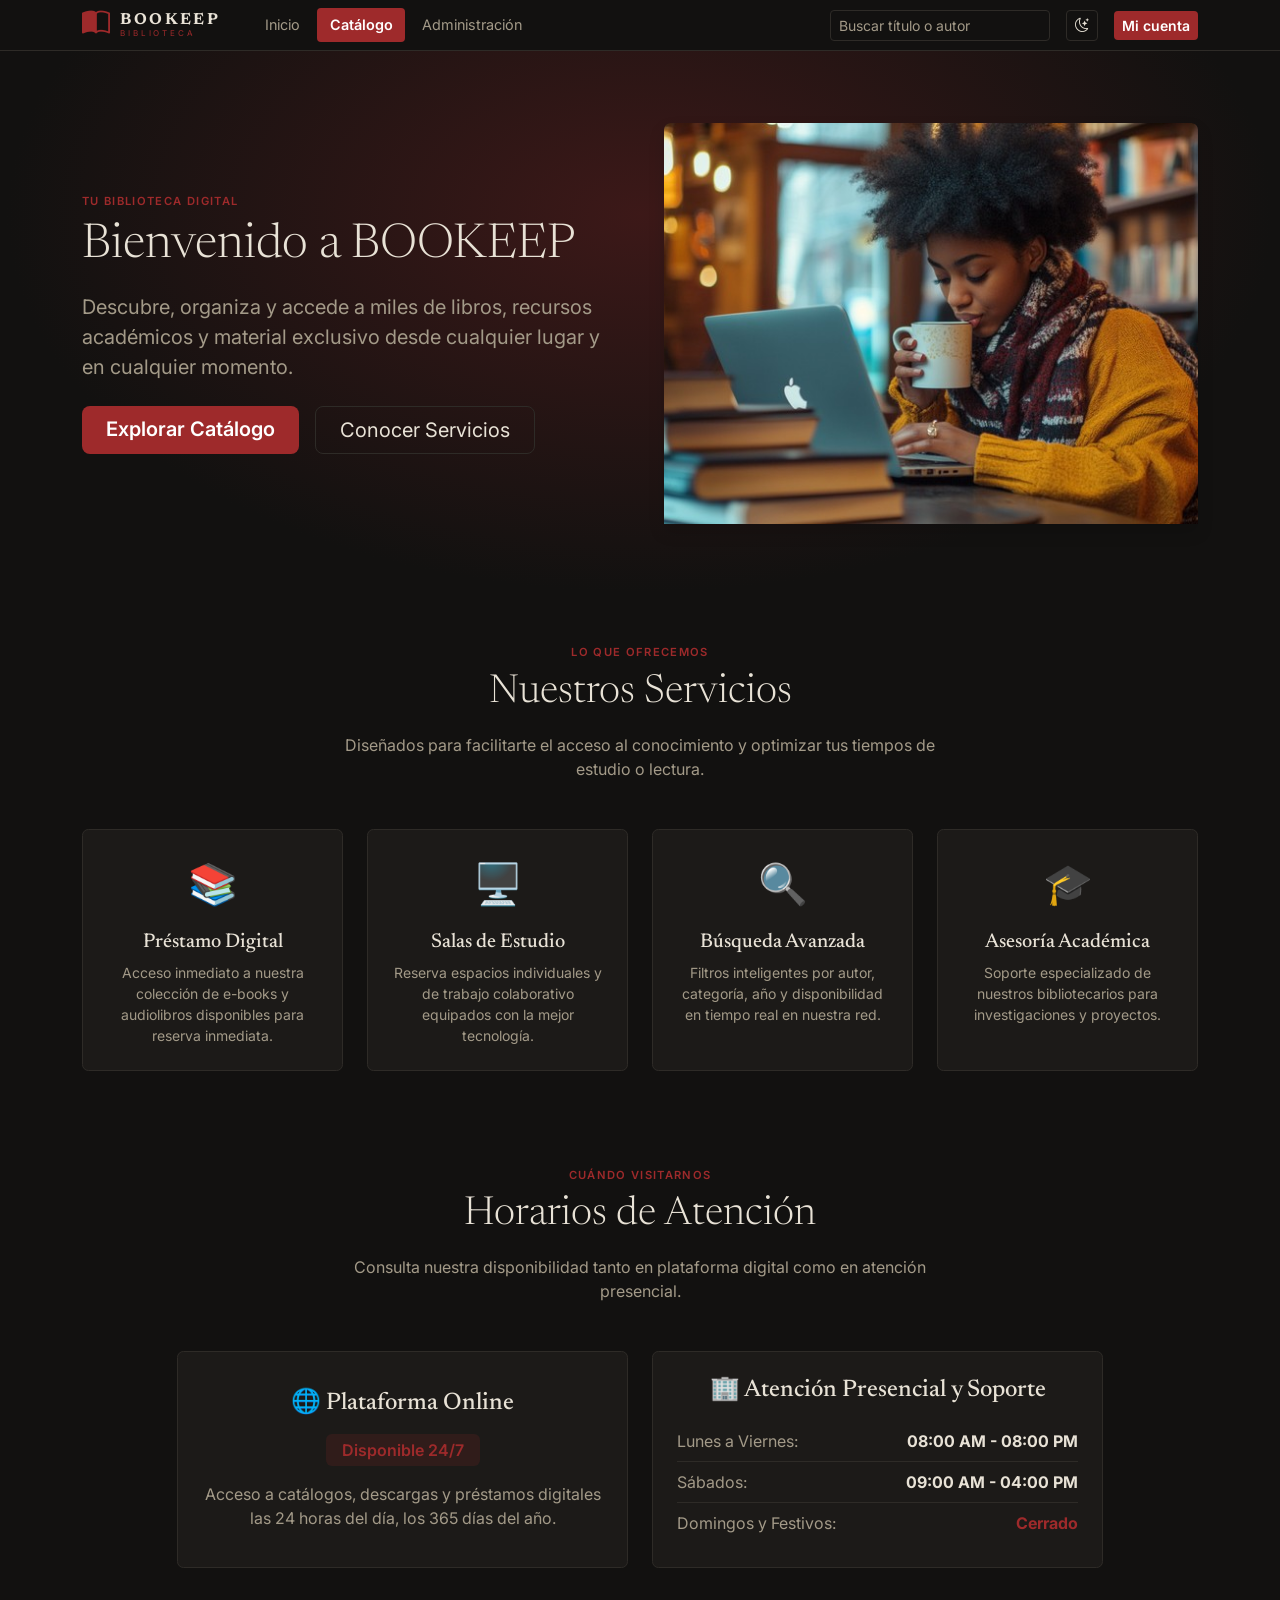
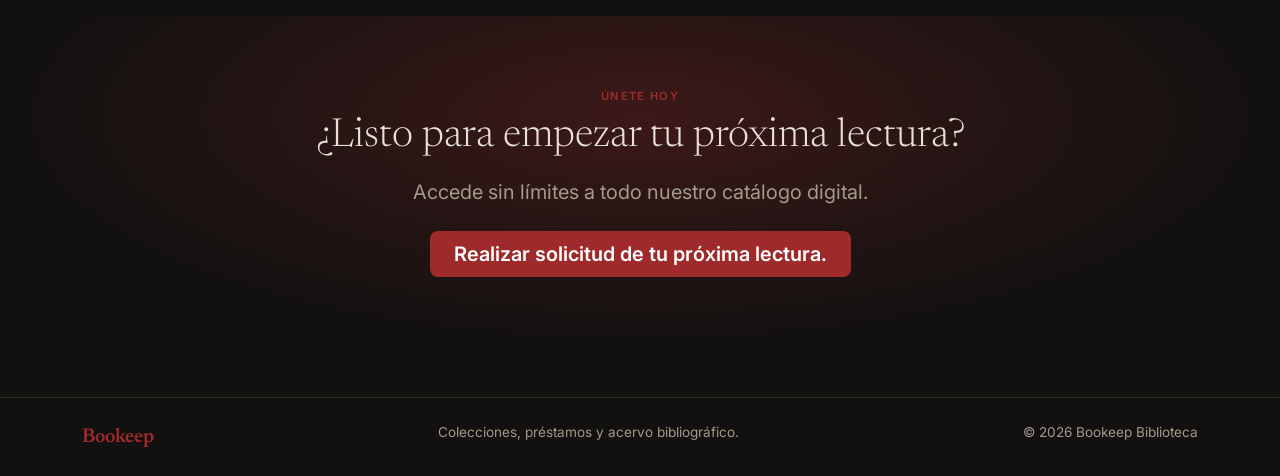
<file: index.html>
<!DOCTYPE html>
<html lang="es">

<head>
    <meta charset="UTF-8">
    <meta name="viewport" content="width=device-width, initial-scale=1.0">
    <title>Bookeep | BiblioWeb</title>
    <link
        href="https://fonts.googleapis.com/css2?family=Inter:wght@400;500;600&family=Newsreader:wght@500;600;700&display=swap"
        rel="stylesheet" />
    <link href="https://cdn.jsdelivr.net/npm/bootstrap@5.3.8/dist/css/bootstrap.min.css" rel="stylesheet"
        integrity="sha384-sRIl4kxILFvY47J16cr9ZwB07vP4J8+LH7qKQnuqkuIAvNWLzeN8tE5YBujZqJLB" crossorigin="anonymous">
    <link rel="stylesheet" href="./css/base.css">
    <link rel="stylesheet" href="https://cdn.jsdelivr.net/npm/bootstrap-icons@1.13.2/font/bootstrap-icons.min.css">
    <link rel="stylesheet" href="./css/base.css">
</head>

<body>
    <!-- 1. Header-->
    <header class="topbar sticky-top">
    <div class="container d-flex align-items-center gap-3 py-2">
      <a class="brand d-flex align-items-center gap-2" href="index.html">
        <i class="bi bi-book-half text-gold fs-3"></i>
        <span>BOOKEEP<small>BIBLIOTECA</small></span>
      </a>
      <nav class="d-none d-lg-flex gap-1 ms-3">
        <a class="navlink" href="index.html">Inicio</a>
        <a class="navlink active" href="catalogo.html">Catálogo</a>
        <a class="navlink" href="admin.html">Administración</a>
      </nav>
      <div class="ms-auto d-flex align-items-center gap-2"></div>
      <input class="form-control form-control-sm d-none d-md-block" style="width: 220px" id="q" type="search"
        placeholder="Buscar título o autor" aria-label="Buscar" />

      <button class="btn btn-line btn-sm theme-btn" id="themeToggleBtn" data-theme-toggle aria-label="Cambiar tema">
        <i class="bi bi-moon-stars"></i><i class="bi bi-sun"></i>
      </button>
      <a class="btn btn-gold btn-sm d-none d-sm-inline-block" href="login.html">
        Mi cuenta
      </a>

    </div>
    </div>
    </header>

    <!-- 2. Section firts-->
    <section id="inicio" class="hero py-5">
        <div class="container">
            <div class="row align-items-center g-4 g-lg-5 py-lg-4">

                <div class="col-12 col-lg-6 text-center text-lg-start">
                    <p class="eyebrow mb-2">Tu biblioteca digital</p>
                    <h1 class="display-5 mb-3">Bienvenido a BOOKEEP</h1>
                    <p class="text-muted-bk fs-5 mb-4">
                        Descubre, organiza y accede a miles de libros, recursos académicos y
                        material exclusivo desde cualquier lugar y en cualquier momento.
                    </p>

                    <div class="d-flex flex-column flex-sm-row justify-content-center justify-content-lg-start gap-3">
                        <a class="btn btn-gold btn-lg px-4" href="catalogo.html">Explorar Catálogo</a>
                        <a class="btn btn-line btn-lg px-4" href="#servicios">Conocer Servicios</a>
                    </div>
                </div>

                <div class="col-12 col-lg-6">
                    <div class="cover p-0 overflow-hidden shadow">
                        <img src="./img/leer.jpg" alt="Ilustración de persona leyendo libros en digital"
                            class="img-fluid w-100 h-100 object-fit-cover">
                    </div>
                </div>
            </div>
        </div>
    </section>

    <!-- 3. Servicios-->
    <section id="servicios" class="py-5">
        <div class="container">

            <div class="text-center mx-auto mb-5" style="max-width: 640px">
                <p class="eyebrow mb-2">Lo que ofrecemos</p>
                <h2 class="display-6 mb-3">Nuestros Servicios</h2>
                <p class="text-muted-bk mb-0">
                    Diseñados para facilitarte el acceso al conocimiento y optimizar tus
                    tiempos de estudio o lectura.
                </p>
            </div>


            <div class="row g-4">
                <!-- Servicio 1 -->
                <div class="col-12 col-sm-6 col-lg-3">
                    <article class="service-card card-bk h-100 p-4 text-center">
                        <div class="service-icon fs-1 mb-3">📚</div>
                        <h3 class="h5 mb-2">Préstamo Digital</h3>
                        <p class="text-muted-bk small mb-0">
                            Acceso inmediato a nuestra colección de e-books y audiolibros disponibles para reserva
                            inmediata.
                        </p>
                    </article>
                </div>

                <!-- Servicio 2 -->
                <div class="col-12 col-sm-6 col-lg-3">
                    <article class="service-card card-bk h-100 p-4 text-center">
                        <div class="service-icon fs-1 mb-3">🖥️</div>
                        <h3 class="h5 mb-2">Salas de Estudio</h3>
                        <p class="text-muted-bk small mb-0">
                            Reserva espacios individuales y de trabajo colaborativo equipados con la mejor tecnología.
                        </p>
                    </article>
                </div>

                <!-- Servicio 3 -->
                <div class="col-12 col-sm-6 col-lg-3">
                    <article class="service-card card-bk h-100 p-4 text-center">
                        <div class="service-icon fs-1 mb-3">🔍</div>
                        <h3 class="h5 mb-2">Búsqueda Avanzada</h3>
                        <p class="text-muted-bk small mb-0">
                            Filtros inteligentes por autor, categoría, año y disponibilidad en tiempo real en nuestra
                            red.
                        </p>
                    </article>
                </div>

                <!-- Servicio 4 -->
                <div class="col-12 col-sm-6 col-lg-3">
                    <article class="service-card card-bk h-100 p-4 text-center">
                        <div class="service-icon fs-1 mb-3">🎓</div>
                        <h3 class="h5 mb-2">Asesoría Académica</h3>
                        <p class="text-muted-bk small mb-0">
                            Soporte especializado de nuestros bibliotecarios para investigaciones y proyectos.
                        </p>
                    </article>
                </div>

            </div>
        </div>
    </section>

    <!-- 4. Horarios-->
    <section id="horarios" class="py-5">
        <div class="container">


            <div class="text-center mx-auto mb-5" style="max-width: 640px">
                <p class="eyebrow mb-2">Cuándo visitarnos</p>
                <h2 class="display-6 mb-3">Horarios de Atención</h2>
                <p class="text-muted-bk mb-0">
                    Consulta nuestra disponibilidad tanto en plataforma digital como en
                    atención presencial.
                </p>
            </div>

            <!-- Tarjetas de horarios -->
            <div class="row g-4 justify-content-center">
                <!-- Plataforma online -->
                <div class="col-12 col-md-6 col-lg-5">
                    <article
                        class="schedule-card card-bk h-100 p-4 text-center d-flex flex-column justify-content-center">
                        <h3 class="h4 mb-3">🌐 Plataforma Online</h3>
                        <p class="mb-3">
                            <span class="badge badge-bk fs-6 px-3 py-2">Disponible 24/7</span>
                        </p>
                        <p class="text-muted-bk mb-0">
                            Acceso a catálogos, descargas y préstamos digitales las 24 horas del día,
                            los 365 días del año.
                        </p>
                    </article>
                </div>

                <!-- Atención presencial -->
                <div class="col-12 col-md-6 col-lg-5">
                    <article class="schedule-card card-bk h-100 p-4">
                        <h3 class="h4 mb-3 text-center">🏢 Atención Presencial y Soporte</h3>
                        <ul class="schedule-list list-unstyled mb-0">
                            <li
                                class="d-flex flex-column flex-sm-row justify-content-between align-items-sm-center gap-1 py-2 border-bottom">
                                <span class="text-muted-bk">Lunes a Viernes:</span>
                                <strong>08:00 AM - 08:00 PM</strong>
                            </li>
                            <li
                                class="d-flex flex-column flex-sm-row justify-content-between align-items-sm-center gap-1 py-2 border-bottom">
                                <span class="text-muted-bk">Sábados:</span>
                                <strong>09:00 AM - 04:00 PM</strong>
                            </li>
                            <li
                                class="d-flex flex-column flex-sm-row justify-content-between align-items-sm-center gap-1 py-2">
                                <span class="text-muted-bk">Domingos y Festivos:</span>
                                <strong class="text-gold">Cerrado</strong>
                            </li>
                        </ul>
                    </article>
                </div>

            </div>
        </div>
    </section>

    <!-- 5. Cuenta-->
    <section class="hero py-5">
        <div class="container">
            <div class="mx-auto text-center py-lg-4" style="max-width: 720px">
                <p class="eyebrow mb-2">Únete hoy</p>
                <h2 class="display-6 mb-3">¿Listo para empezar tu próxima lectura?</h2>
                <p class="text-muted-bk fs-5 mb-4">
                    Accede sin límites a todo nuestro catálogo digital.
                </p>
                <a class="btn btn-gold btn-lg px-4" href="./catalogo.html">
                    Realizar solicitud de tu próxima lectura.
                </a>
            </div>
        </div>
    </section>

    <footer class="mt-5 py-4">
        <div class="container d-flex flex-column flex-md-row justify-content-between gap-2">
            <span class="serif text-gold fs-5">Bookeep</span>
            <span>Colecciones, préstamos y acervo bibliográfico.</span>
            <span>© 2026 Bookeep Biblioteca</span>
        </div>
    </footer>

    <!-- Script para gestionar el cambio de tema -->
    <script src="./js/tema.js"></script>
</body>

</html>
</file>
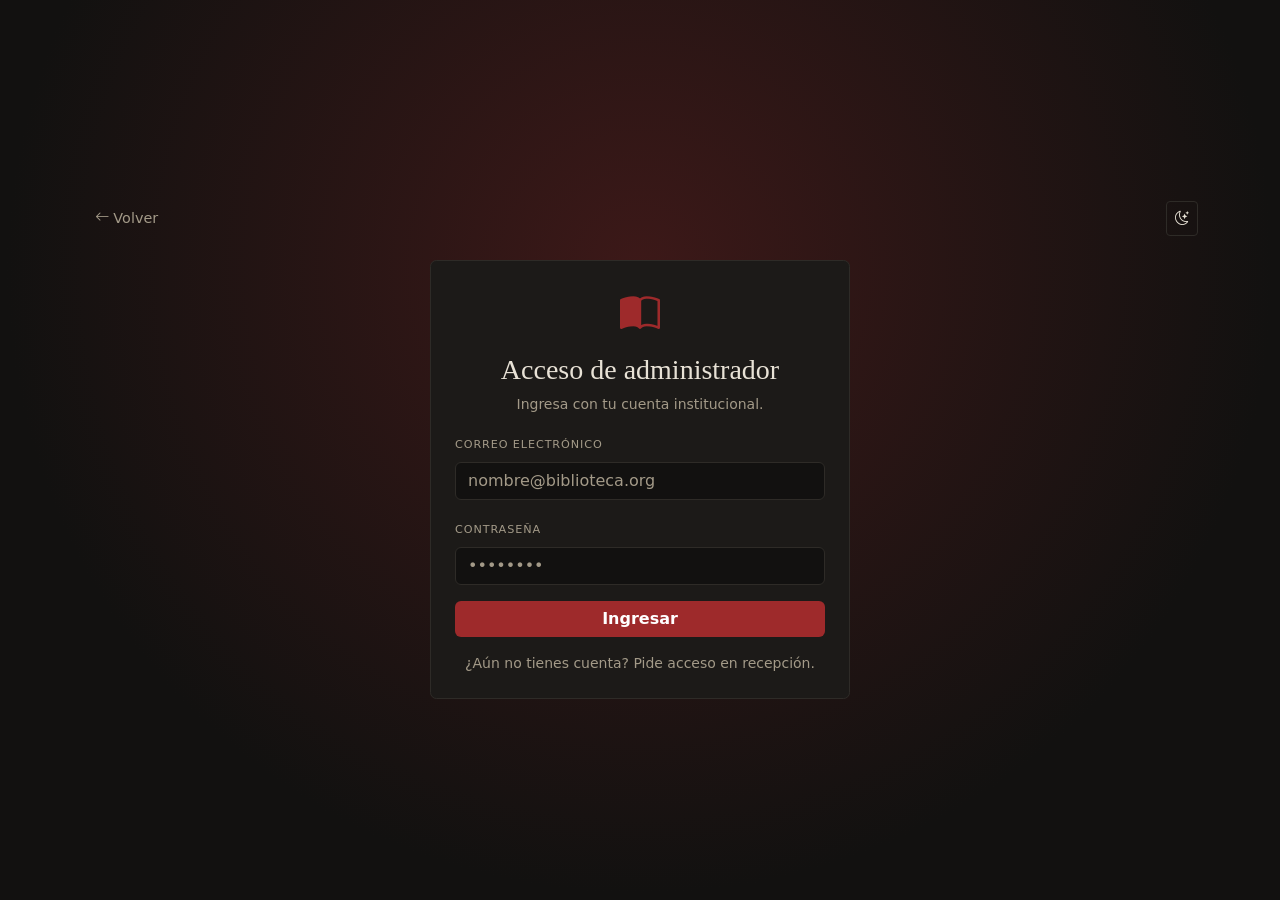
<file: admin.html>
<!DOCTYPE html>
<html lang="es" data-bs-theme="dark">

<head>
    <meta charset="UTF-8">
    <meta name="viewport" content="width=device-width, initial-scale=1">
    <title>Administración | BiblioWeb</title>

    <link rel="preconnect" href="https://fonts.googleapis.com">
    <link rel="preconnect" href="https://fonts.gstatic.com" crossorigin>
    <link
        href="https://fonts.googleapis.com/css2?family=Inter:wght@400;500;600&family=Newsreader:wght@600;700&display=swap"
        rel="stylesheet">


    <link href="https://cdn.jsdelivr.net/npm/bootstrap@5.3.3/dist/css/bootstrap.min.css" rel="stylesheet">
    <link href="https://cdn.jsdelivr.net/npm/bootstrap-icons@1.11.3/font/bootstrap-icons.min.css" rel="stylesheet">

    <link href="./css/base.css" rel="stylesheet">
</head>

<body data-page="admin" class="hero">

    <header class="topbar">
        <div class="container d-flex align-items-center gap-3 py-2">
            <a class="brand d-flex align-items-center gap-2" href="index.html">
                <i class="bi bi-book-half text-gold fs-3"></i>
                <span>BOOKEEP<small>BIBLIOTECA</small></span>
            </a>
            <nav class="d-none d-lg-flex gap-1 ms-3">
                <a class="navlink" href="index.html">Inicio</a>
                <a class="navlink active" href="catalogo.html">Catálogo</a>
                <a class="navlink" href="admin.html">Administración</a>
            </nav>
            <div class="ms-auto d-flex align-items-center gap-2"></div>
            <input class="form-control form-control-sm d-none d-md-block" style="width: 220px" id="q" type="search"
                placeholder="Buscar título o autor" aria-label="Buscar" />

            <button class="btn btn-line btn-sm theme-btn" id="themeToggleBtn" data-theme-toggle
                aria-label="Cambiar tema">
                <i class="bi bi-moon-stars"></i><i class="bi bi-sun"></i>
            </button>
            <a class="btn btn-gold btn-sm d-none d-sm-inline-block" id="logout">
                <i class="bi bi-box-arrow-right"></i>
                Cerrar sesión
            </a>

        </div>
        </div>
    </header>
    <main class="container py-4 py-lg-5">

        <div class="mb-4">
            <p class="eyebrow mb-1">Panel privado</p>
            <h1 class="h2 mb-1">Administración</h1>
            <p class="text-muted-bk mb-0">Gestiona los libros del catálogo y consulta las solicitudes de préstamo.</p>
        </div>

        <div class="row g-3 mb-5">
            <div class="col-12 col-sm-4">
                <div class="card-bk p-3 stat">
                    <b>6</b>
                    <span class="text-muted-bk small">Libros en el catálogo</span>
                </div>
            </div>
            <div class="col-12 col-sm-4">
                <div class="card-bk p-3 stat">
                    <b>4</b>
                    <span class="text-muted-bk small">Solicitudes pendientes</span>
                </div>
            </div>
            <div class="col-12 col-sm-4">
                <div class="card-bk p-3 stat">
                    <b>3</b>
                    <span class="text-muted-bk small">Categorías</span>
                </div>
            </div>
        </div>

        <section class="mb-5" aria-labelledby="titulo-formulario">
            <p class="eyebrow mb-1">Libros</p>
            <h2 class="h4 mb-3" id="titulo-formulario">Agregar o editar libro</h2>

            <div class="card-bk p-3 p-md-4">
                <form>
                    <div class="row g-3">

                        <div class="col-12 col-md-6">
                            <label for="titulo" class="form-label">Título</label>
                            <input type="text" class="form-control" id="titulo" placeholder="Ej: Cien años de soledad">
                        </div>

                        <div class="col-12 col-md-6">
                            <label for="autor" class="form-label">Autor</label>
                            <input type="text" class="form-control" id="autor" placeholder="Ej: Gabriel García Márquez">
                        </div>

                        <div class="col-12 col-md-6">
                            <label for="portada" class="form-label">Portada (URL)</label>
                            <input type="url" class="form-control" id="portada"
                                placeholder="https://ejemplo.com/portada.jpg">
                        </div>

                        <div class="col-12 col-md-6">
                            <label for="categoria" class="form-label">Categoría</label>
                            <select class="form-select" id="categoria">
                                <option selected>Selecciona una categoría</option>
                                <option value="narrativa">Narrativa</option>
                                <option value="tecnologia">Tecnología</option>
                                <option value="ciencia">Ciencia</option>
                            </select>
                        </div>

                        <div class="col-12">
                            <label for="descripcion" class="form-label">Descripción</label>
                            <textarea class="form-control" id="descripcion" rows="3"
                                placeholder="Escribe una descripción breve del libro"></textarea>
                        </div>

                        <div class="col-12 d-flex flex-wrap gap-2">
                            <button type="button" class="btn btn-gold">
                                <i class="bi bi-check2-circle"></i> Guardar
                            </button>
                            <button type="button" class="btn btn-line">
                                Cancelar
                            </button>
                        </div>

                    </div>
                </form>
            </div>
        </section>

        <section class="mb-5" aria-labelledby="titulo-libros">
            <p class="eyebrow mb-1">Catálogo</p>
            <h2 class="h4 mb-3" id="titulo-libros">Libros registrados</h2>

            <div class="card-bk p-2 p-md-3">
                <div class="table-responsive">
                    <table class="table align-middle mb-0">
                        <thead>
                            <tr>
                                <th scope="col">Portada</th>
                                <th scope="col">Título</th>
                                <th scope="col">Autor</th>
                                <th scope="col">Categoría</th>
                                <th scope="col" class="text-end">Acciones</th>
                            </tr>
                        </thead>
                        <tbody>

                            <tr>
                                <td><img src="https://picsum.photos/seed/libro1/60/80" width="48" height="64"
                                        class="rounded" alt="Portada de Cien años de soledad"></td>
                                <td class="serif">Cien años de soledad</td>
                                <td>Gabriel García Márquez</td>
                                <td><span class="badge badge-bk">Narrativa</span></td>
                                <td class="text-end text-nowrap">
                                    <button type="button" class="btn btn-sm btn-line"><i
                                            class="bi bi-pencil-square"></i> Editar</button>
                                    <button type="button" class="btn btn-sm btn-wine"><i class="bi bi-trash"></i>
                                        Eliminar</button>
                                </td>
                            </tr>

                            <tr>
                                <td><img src="https://picsum.photos/seed/libro2/60/80" width="48" height="64"
                                        class="rounded" alt="Portada de El coronel no tiene quien le escriba"></td>
                                <td class="serif">El coronel no tiene quien le escriba</td>
                                <td>Gabriel García Márquez</td>
                                <td><span class="badge badge-bk">Narrativa</span></td>
                                <td class="text-end text-nowrap">
                                    <button type="button" class="btn btn-sm btn-line"><i
                                            class="bi bi-pencil-square"></i> Editar</button>
                                    <button type="button" class="btn btn-sm btn-wine"><i class="bi bi-trash"></i>
                                        Eliminar</button>
                                </td>
                            </tr>

                            <tr>
                                <td><img src="https://picsum.photos/seed/libro3/60/80" width="48" height="64"
                                        class="rounded" alt="Portada de Código limpio"></td>
                                <td class="serif">Código limpio</td>
                                <td>Robert C. Martin</td>
                                <td><span class="badge badge-bk">Tecnología</span></td>
                                <td class="text-end text-nowrap">
                                    <button type="button" class="btn btn-sm btn-line"><i
                                            class="bi bi-pencil-square"></i> Editar</button>
                                    <button type="button" class="btn btn-sm btn-wine"><i class="bi bi-trash"></i>
                                        Eliminar</button>
                                </td>
                            </tr>

                            <tr>
                                <td><img src="https://picsum.photos/seed/libro4/60/80" width="48" height="64"
                                        class="rounded" alt="Portada de El programador pragmático"></td>
                                <td class="serif">El programador pragmático</td>
                                <td>Andrew Hunt y David Thomas</td>
                                <td><span class="badge badge-bk">Tecnología</span></td>
                                <td class="text-end text-nowrap">
                                    <button type="button" class="btn btn-sm btn-line"><i
                                            class="bi bi-pencil-square"></i> Editar</button>
                                    <button type="button" class="btn btn-sm btn-wine"><i class="bi bi-trash"></i>
                                        Eliminar</button>
                                </td>
                            </tr>

                            <tr>
                                <td><img src="https://picsum.photos/seed/libro5/60/80" width="48" height="64"
                                        class="rounded" alt="Portada de Cosmos"></td>
                                <td class="serif">Cosmos</td>
                                <td>Carl Sagan</td>
                                <td><span class="badge badge-bk">Ciencia</span></td>
                                <td class="text-end text-nowrap">
                                    <button type="button" class="btn btn-sm btn-line"><i
                                            class="bi bi-pencil-square"></i> Editar</button>
                                    <button type="button" class="btn btn-sm btn-wine"><i class="bi bi-trash"></i>
                                        Eliminar</button>
                                </td>
                            </tr>

                            <tr>
                                <td><img src="https://picsum.photos/seed/libro6/60/80" width="48" height="64"
                                        class="rounded" alt="Portada de Breve historia del tiempo"></td>
                                <td class="serif">Breve historia del tiempo</td>
                                <td>Stephen Hawking</td>
                                <td><span class="badge badge-bk">Ciencia</span></td>
                                <td class="text-end text-nowrap">
                                    <button type="button" class="btn btn-sm btn-line"><i
                                            class="bi bi-pencil-square"></i> Editar</button>
                                    <button type="button" class="btn btn-sm btn-wine"><i class="bi bi-trash"></i>
                                        Eliminar</button>
                                </td>
                            </tr>

                        </tbody>
                    </table>
                </div>
            </div>
        </section>

        <section class="mb-5" aria-labelledby="titulo-solicitudes">
            <p class="eyebrow mb-1">Préstamos</p>
            <h2 class="h4 mb-3" id="titulo-solicitudes">Solicitudes recibidas</h2>

            <div class="card-bk p-2 p-md-3">
                <div class="table-responsive">
                    <table class="table align-middle mb-0">
                        <thead>
                            <tr>
                                <th scope="col">ID</th>
                                <th scope="col">Libro solicitado</th>
                                <th scope="col">Solicitante</th>
                                <th scope="col">Correo</th>
                                <th scope="col">Comentario</th>
                                <th scope="col">Estado</th>
                            </tr>
                        </thead>
                        <tbody>

                            <tr>
                                <th scope="row">001</th>
                                <td class="serif">Cien años de soledad</td>
                                <td>Laura Gómez</td>
                                <td>laura.gomez@correo.test</td>
                                <td class="text-muted-bk">Lo necesito para una tarea de literatura.</td>
                                <td><span class="badge badge-wine">Pendiente</span></td>
                            </tr>

                            <tr>
                                <th scope="row">002</th>
                                <td class="serif">Código limpio</td>
                                <td>Carlos Ramírez</td>
                                <td>carlos.ramirez@correo.test</td>
                                <td class="text-muted-bk">Estoy aprendiendo programación.</td>
                                <td><span class="badge badge-wine">Pendiente</span></td>
                            </tr>

                            <tr>
                                <th scope="row">003</th>
                                <td class="serif">Cosmos</td>
                                <td>Andrea Torres</td>
                                <td>andrea.torres@correo.test</td>
                                <td class="text-muted-bk">—</td>
                                <td><span class="badge badge-wine">Pendiente</span></td>
                            </tr>

                            <tr>
                                <th scope="row">004</th>
                                <td class="serif">Breve historia del tiempo</td>
                                <td>Miguel Pérez</td>
                                <td>miguel.perez@correo.test</td>
                                <td class="text-muted-bk">Quisiera retirarlo la próxima semana.</td>
                                <td><span class="badge badge-wine">Pendiente</span></td>
                            </tr>

                        </tbody>
                    </table>
                </div>
            </div>
        </section>

    </main>

    <footer class="mt-5 py-4">
        <div class="container d-flex flex-column flex-md-row justify-content-between gap-2">
            <span class="serif text-gold fs-5">Bookeep</span>
            <span>Colecciones, préstamos y acervo bibliográfico.</span>
            <span>© 2026 Bookeep Biblioteca</span>
        </div>
    </footer>


    <nav class="tabbar d-lg-none" aria-label="Navegación móvil">
        <a href="index.html"><i class="bi bi-house"></i>Inicio</a>
        <a href="catalogo.html"><i class="bi bi-book"></i>Catálogo</a>
        <a href="admin.html" class="active" aria-current="page"><i class="bi bi-gear"></i>Admin</a>
    </nav>




    <!-- Script para gestionar el cambio de tema -->
    <script src="./js/tema.js"></script>
    <!-- Script para gestionar la autenticación y las sesiones -->
    <script src="./js/auth.js"></script>

</body>

</html>
</file>
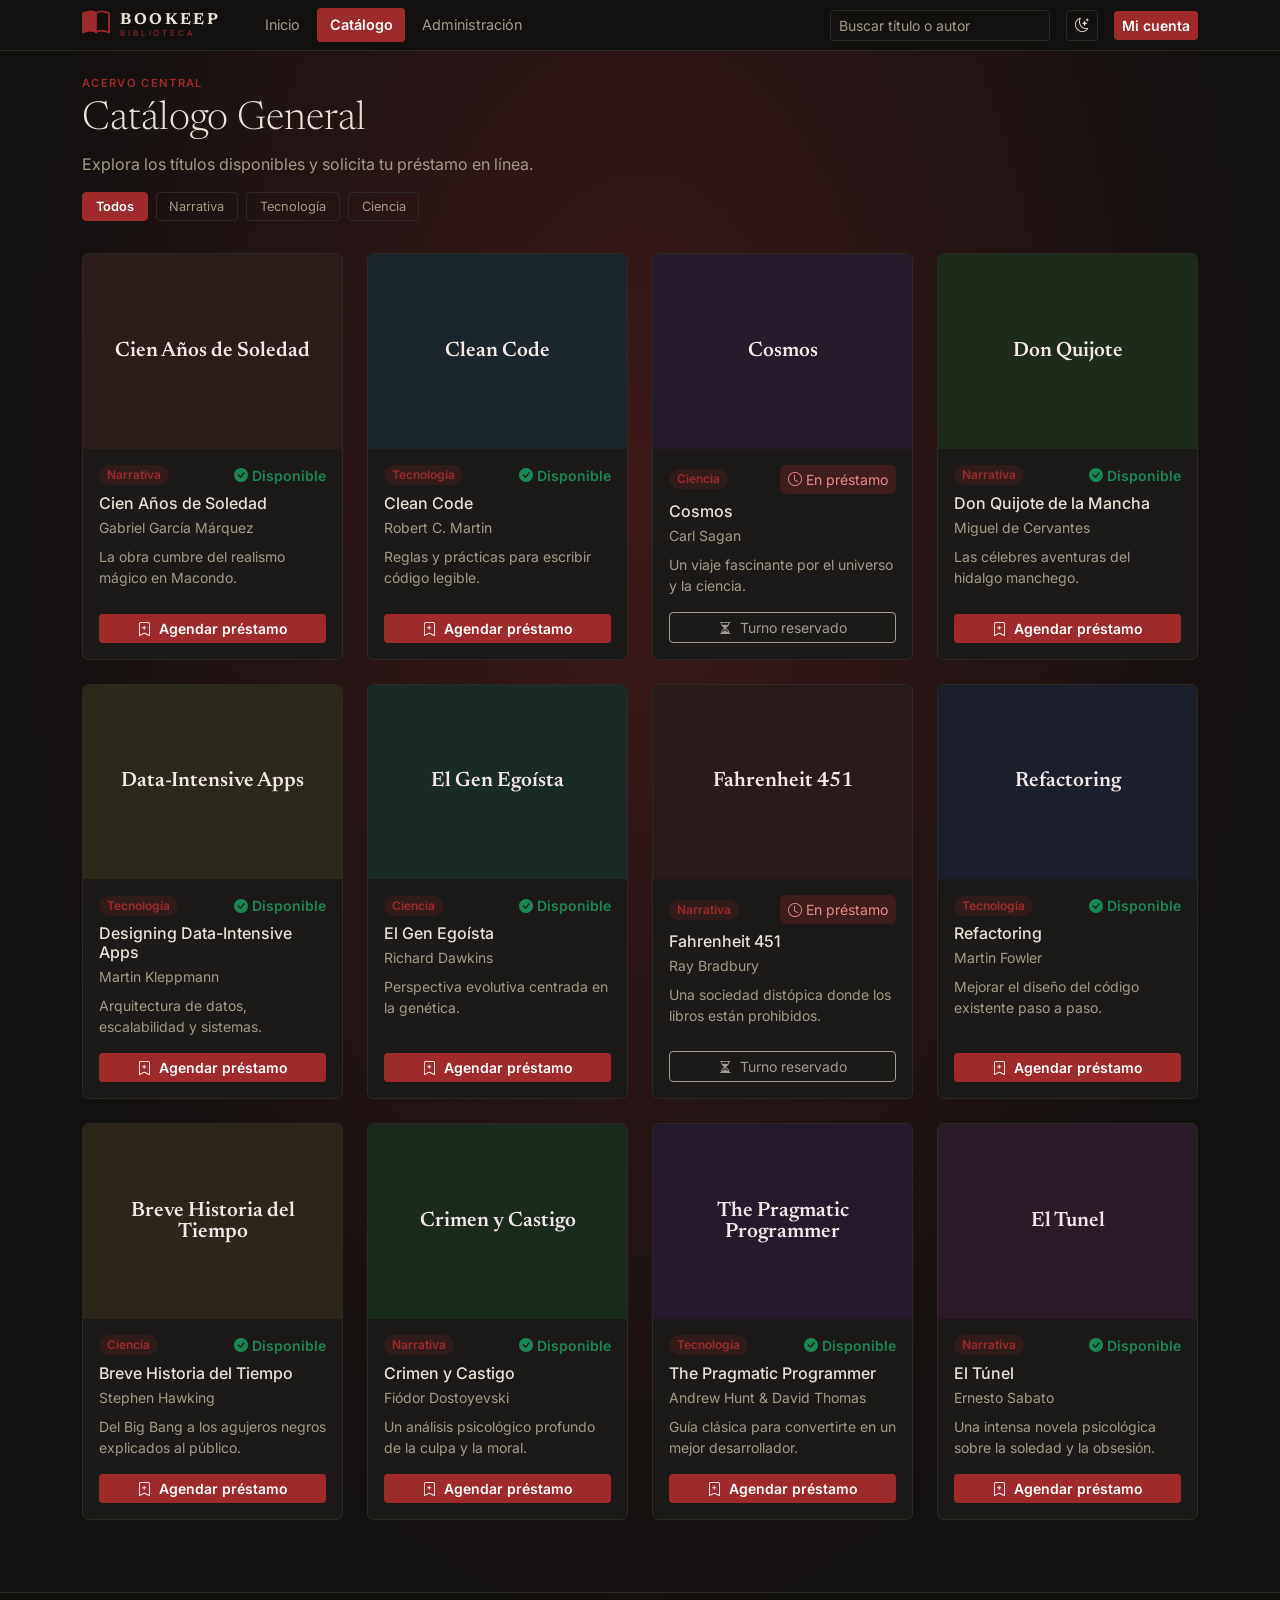
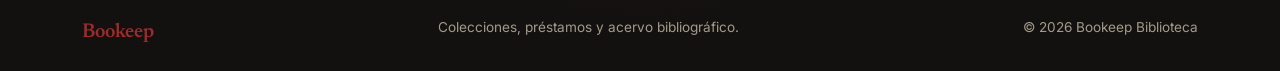
<file: catalogo.html>
<!doctype html>
<html lang="es" data-bs-theme="dark">

<head>
  <meta charset="utf-8" />
  <meta name="viewport" content="width=device-width, initial-scale=1" />
  <title>Catálogo | Bookeep Biblioteca</title>
  <link
    href="https://fonts.googleapis.com/css2?family=Inter:wght@400;500;600&family=Newsreader:wght@500;600;700&display=swap"
    rel="stylesheet" />
  <link href="https://cdn.jsdelivr.net/npm/bootstrap@5.3.8/dist/css/bootstrap.min.css" rel="stylesheet"
    integrity="sha384-sRIl4kxILFvY47J16cr9ZwB07vP4J8+LH7qKQnuqkuIAvNWLzeN8tE5YBujZqJLB" crossorigin="anonymous" />
  <link rel="stylesheet" href="./css/base.css" />
  <link rel="stylesheet" href="https://cdn.jsdelivr.net/npm/bootstrap-icons@1.13.2/font/bootstrap-icons.min.css" />
</head>

<body class="hero">
  <header class="topbar">
    <div class="container d-flex align-items-center gap-3 py-2">
      <a class="brand d-flex align-items-center gap-2" href="index.html">
        <i class="bi bi-book-half text-gold fs-3"></i>
        <span>BOOKEEP<small>BIBLIOTECA</small></span>
      </a>
      <nav class="d-none d-lg-flex gap-1 ms-3">
        <a class="navlink" href="index.html">Inicio</a>
        <a class="navlink active" href="catalogo.html">Catálogo</a>
        <a class="navlink" href="admin.html">Administración</a>
      </nav>
      <div class="ms-auto d-flex align-items-center gap-2"></div>
      <input class="form-control form-control-sm d-none d-md-block" style="width: 220px" id="q" type="search"
        placeholder="Buscar título o autor" aria-label="Buscar" />

      <button class="btn btn-line btn-sm theme-btn" id="themeToggleBtn" data-theme-toggle aria-label="Cambiar tema">
        <i class="bi bi-moon-stars"></i><i class="bi bi-sun"></i>
      </button>
      <a class="btn btn-gold btn-sm d-none d-sm-inline-block" href="login.html">
        Mi cuenta
      </a>

    </div>
    </div>
  </header>

  <nav class="tabbar d-lg-none">
    <a href="index.html"><i class="bi bi-house"></i>Inicio</a>
    <a class="active" href="catalogo.html"><i class="bi bi-book"></i>Catálogo</a>
    <a href="admin.html"><i class="bi bi-gear"></i>Administración</a>
  </nav>

  <main>
    <section class="container py-4">
      <p class="eyebrow mb-1">Acervo central</p>
      <h1 class="display-6">Catálogo General</h1>
      <p class="text-muted-bk">
        Explora los títulos disponibles y solicita tu préstamo en línea.
      </p>

      <!-- Filtros simulados -->
      <div class="d-flex gap-2 overflow-auto pb-2 mb-4">
        <button class="chip active">Todos</button>
        <button class="chip">Narrativa</button>
        <button class="chip">Tecnología</button>
        <button class="chip">Ciencia</button>
      </div>

      <!-- Cuadrícula: 3 filas de 4 columnas (12 libros) -->
      <div id="grid" class="row row-cols-1 row-cols-md-2 row-cols-lg-4 g-4">
        <!-- Fila 1, Libro 1 -->
        <div class="col">
          <article class="card-bk h-100 d-flex flex-column justify-content-between overflow-hidden">
            <div>
              <div class="cover" style="background-color: #2b1e1a">
                Cien Años de Soledad
              </div>
              <div class="p-3">
                <div class="d-flex justify-content-between align-items-center mb-2">
                  <span class="badge badge-bk rounded-pill px-2 py-1">Narrativa</span>
                  <small class="text-success fw-semibold"><i class="bi bi-check-circle-fill me-1"></i>Disponible</small>
                </div>
                <h5 class="mb-1 fs-6">Cien Años de Soledad</h5>
                <p class="text-muted-bk small mb-2">Gabriel García Márquez</p>
                <p class="small text-muted-bk mb-0">
                  La obra cumbre del realismo mágico en Macondo.
                </p>
              </div>
            </div>
            <div class="p-3 pt-0">
              <button class="btn btn-gold w-100 btn-sm" data-bs-toggle="modal" data-bs-target="#prestamoModal">
                <i class="bi bi-bookmark-plus me-1"></i> Agendar préstamo
              </button>
            </div>
          </article>
        </div>

        <!-- Fila 1, Libro 2 -->
        <div class="col">
          <article class="card-bk h-100 d-flex flex-column justify-content-between overflow-hidden">
            <div>
              <div class="cover" style="background-color: #1a262b">
                Clean Code
              </div>
              <div class="p-3">
                <div class="d-flex justify-content-between align-items-center mb-2">
                  <span class="badge badge-bk rounded-pill px-2 py-1">Tecnología</span>
                  <small class="text-success fw-semibold"><i class="bi bi-check-circle-fill me-1"></i>Disponible</small>
                </div>
                <h5 class="mb-1 fs-6">Clean Code</h5>
                <p class="text-muted-bk small mb-2">Robert C. Martin</p>
                <p class="small text-muted-bk mb-0">
                  Reglas y prácticas para escribir código legible.
                </p>
              </div>
            </div>
            <div class="p-3 pt-0">
              <button class="btn btn-gold w-100 btn-sm" data-bs-toggle="modal" data-bs-target="#prestamoModal">
                <i class="bi bi-bookmark-plus me-1"></i> Agendar préstamo
              </button>
            </div>
          </article>
        </div>

        <!-- Fila 1, Libro 3 -->
        <div class="col">
          <article class="card-bk h-100 d-flex flex-column justify-content-between overflow-hidden">
            <div>
              <div class="cover" style="background-color: #261a2b">
                Cosmos
              </div>
              <div class="p-3">
                <div class="d-flex justify-content-between align-items-center mb-2">
                  <span class="badge badge-bk rounded-pill px-2 py-1">Ciencia</span>
                  <small class="badge-wine px-2 py-1 rounded"><i class="bi bi-clock me-1"></i>En préstamo</small>
                </div>
                <h5 class="mb-1 fs-6">Cosmos</h5>
                <p class="text-muted-bk small mb-2">Carl Sagan</p>
                <p class="small text-muted-bk mb-0">
                  Un viaje fascinante por el universo y la ciencia.
                </p>
              </div>
            </div>
            <div class="p-3 pt-0">
              <button class="btn btn-line w-100 btn-sm" disabled>
                <i class="bi bi-hourglass-split me-1"></i> Turno reservado
              </button>
            </div>
          </article>
        </div>

        <!-- Fila 1, Libro 4 -->
        <div class="col">
          <article class="card-bk h-100 d-flex flex-column justify-content-between overflow-hidden">
            <div>
              <div class="cover" style="background-color: #1e2b1a">
                Don Quijote
              </div>
              <div class="p-3">
                <div class="d-flex justify-content-between align-items-center mb-2">
                  <span class="badge badge-bk rounded-pill px-2 py-1">Narrativa</span>
                  <small class="text-success fw-semibold"><i class="bi bi-check-circle-fill me-1"></i>Disponible</small>
                </div>
                <h5 class="mb-1 fs-6">Don Quijote de la Mancha</h5>
                <p class="text-muted-bk small mb-2">Miguel de Cervantes</p>
                <p class="small text-muted-bk mb-0">
                  Las célebres aventuras del hidalgo manchego.
                </p>
              </div>
            </div>
            <div class="p-3 pt-0">
              <button class="btn btn-gold w-100 btn-sm" data-bs-toggle="modal" data-bs-target="#prestamoModal">
                <i class="bi bi-bookmark-plus me-1"></i> Agendar préstamo
              </button>
            </div>
          </article>
        </div>

        <!-- Fila 2, Libro 5 -->
        <div class="col">
          <article class="card-bk h-100 d-flex flex-column justify-content-between overflow-hidden">
            <div>
              <div class="cover" style="background-color: #2b291a">
                Data-Intensive Apps
              </div>
              <div class="p-3">
                <div class="d-flex justify-content-between align-items-center mb-2">
                  <span class="badge badge-bk rounded-pill px-2 py-1">Tecnología</span>
                  <small class="text-success fw-semibold"><i class="bi bi-check-circle-fill me-1"></i>Disponible</small>
                </div>
                <h5 class="mb-1 fs-6">Designing Data-Intensive Apps</h5>
                <p class="text-muted-bk small mb-2">Martin Kleppmann</p>
                <p class="small text-muted-bk mb-0">
                  Arquitectura de datos, escalabilidad y sistemas.
                </p>
              </div>
            </div>
            <div class="p-3 pt-0">
              <button class="btn btn-gold w-100 btn-sm" data-bs-toggle="modal" data-bs-target="#prestamoModal">
                <i class="bi bi-bookmark-plus me-1"></i> Agendar préstamo
              </button>
            </div>
          </article>
        </div>

        <!-- Fila 2, Libro 6 -->
        <div class="col">
          <article class="card-bk h-100 d-flex flex-column justify-content-between overflow-hidden">
            <div>
              <div class="cover" style="background-color: #1a2b27">
                El Gen Egoísta
              </div>
              <div class="p-3">
                <div class="d-flex justify-content-between align-items-center mb-2">
                  <span class="badge badge-bk rounded-pill px-2 py-1">Ciencia</span>
                  <small class="text-success fw-semibold"><i class="bi bi-check-circle-fill me-1"></i>Disponible</small>
                </div>
                <h5 class="mb-1 fs-6">El Gen Egoísta</h5>
                <p class="text-muted-bk small mb-2">Richard Dawkins</p>
                <p class="small text-muted-bk mb-0">
                  Perspectiva evolutiva centrada en la genética.
                </p>
              </div>
            </div>
            <div class="p-3 pt-0">
              <button class="btn btn-gold w-100 btn-sm" data-bs-toggle="modal" data-bs-target="#prestamoModal">
                <i class="bi bi-bookmark-plus me-1"></i> Agendar préstamo
              </button>
            </div>
          </article>
        </div>

        <!-- Fila 2, Libro 7 -->
        <div class="col">
          <article class="card-bk h-100 d-flex flex-column justify-content-between overflow-hidden">
            <div>
              <div class="cover" style="background-color: #2b1a1a">
                Fahrenheit 451
              </div>
              <div class="p-3">
                <div class="d-flex justify-content-between align-items-center mb-2">
                  <span class="badge badge-bk rounded-pill px-2 py-1">Narrativa</span>
                  <small class="badge-wine px-2 py-1 rounded"><i class="bi bi-clock me-1"></i>En préstamo</small>
                </div>
                <h5 class="mb-1 fs-6">Fahrenheit 451</h5>
                <p class="text-muted-bk small mb-2">Ray Bradbury</p>
                <p class="small text-muted-bk mb-0">
                  Una sociedad distópica donde los libros están prohibidos.
                </p>
              </div>
            </div>
            <div class="p-3 pt-0">
              <button class="btn btn-line w-100 btn-sm" disabled>
                <i class="bi bi-hourglass-split me-1"></i> Turno reservado
              </button>
            </div>
          </article>
        </div>

        <!-- Fila 2, Libro 8 -->
        <div class="col">
          <article class="card-bk h-100 d-flex flex-column justify-content-between overflow-hidden">
            <div>
              <div class="cover" style="background-color: #1a1f2b">
                Refactoring
              </div>
              <div class="p-3">
                <div class="d-flex justify-content-between align-items-center mb-2">
                  <span class="badge badge-bk rounded-pill px-2 py-1">Tecnología</span>
                  <small class="text-success fw-semibold"><i class="bi bi-check-circle-fill me-1"></i>Disponible</small>
                </div>
                <h5 class="mb-1 fs-6">Refactoring</h5>
                <p class="text-muted-bk small mb-2">Martin Fowler</p>
                <p class="small text-muted-bk mb-0">
                  Mejorar el diseño del código existente paso a paso.
                </p>
              </div>
            </div>
            <div class="p-3 pt-0">
              <button class="btn btn-gold w-100 btn-sm" data-bs-toggle="modal" data-bs-target="#prestamoModal">
                <i class="bi bi-bookmark-plus me-1"></i> Agendar préstamo
              </button>
            </div>
          </article>
        </div>

        <!-- Fila 3, Libro 9 -->
        <div class="col">
          <article class="card-bk h-100 d-flex flex-column justify-content-between overflow-hidden">
            <div>
              <div class="cover" style="background-color: #2b251a">
                Breve Historia del Tiempo
              </div>
              <div class="p-3">
                <div class="d-flex justify-content-between align-items-center mb-2">
                  <span class="badge badge-bk rounded-pill px-2 py-1">Ciencia</span>
                  <small class="text-success fw-semibold"><i class="bi bi-check-circle-fill me-1"></i>Disponible</small>
                </div>
                <h5 class="mb-1 fs-6">Breve Historia del Tiempo</h5>
                <p class="text-muted-bk small mb-2">Stephen Hawking</p>
                <p class="small text-muted-bk mb-0">
                  Del Big Bang a los agujeros negros explicados al público.
                </p>
              </div>
            </div>
            <div class="p-3 pt-0">
              <button class="btn btn-gold w-100 btn-sm" data-bs-toggle="modal" data-bs-target="#prestamoModal">
                <i class="bi bi-bookmark-plus me-1"></i> Agendar préstamo
              </button>
            </div>
          </article>
        </div>

        <!-- Fila 3, Libro 10 -->
        <div class="col">
          <article class="card-bk h-100 d-flex flex-column justify-content-between overflow-hidden">
            <div>
              <div class="cover" style="background-color: #1a2b1e">
                Crimen y Castigo
              </div>
              <div class="p-3">
                <div class="d-flex justify-content-between align-items-center mb-2">
                  <span class="badge badge-bk rounded-pill px-2 py-1">Narrativa</span>
                  <small class="text-success fw-semibold"><i class="bi bi-check-circle-fill me-1"></i>Disponible</small>
                </div>
                <h5 class="mb-1 fs-6">Crimen y Castigo</h5>
                <p class="text-muted-bk small mb-2">Fiódor Dostoyevski</p>
                <p class="small text-muted-bk mb-0">
                  Un análisis psicológico profundo de la culpa y la moral.
                </p>
              </div>
            </div>
            <div class="p-3 pt-0">
              <button class="btn btn-gold w-100 btn-sm" data-bs-toggle="modal" data-bs-target="#prestamoModal">
                <i class="bi bi-bookmark-plus me-1"></i> Agendar préstamo
              </button>
            </div>
          </article>
        </div>

        <!-- Fila 3, Libro 11 -->
        <div class="col">
          <article class="card-bk h-100 d-flex flex-column justify-content-between overflow-hidden">
            <div>
              <div class="cover" style="background-color: #241a2b">
                The Pragmatic Programmer
              </div>
              <div class="p-3">
                <div class="d-flex justify-content-between align-items-center mb-2">
                  <span class="badge badge-bk rounded-pill px-2 py-1">Tecnología</span>
                  <small class="text-success fw-semibold"><i class="bi bi-check-circle-fill me-1"></i>Disponible</small>
                </div>
                <h5 class="mb-1 fs-6">The Pragmatic Programmer</h5>
                <p class="text-muted-bk small mb-2">
                  Andrew Hunt & David Thomas
                </p>
                <p class="small text-muted-bk mb-0">
                  Guía clásica para convertirte en un mejor desarrollador.
                </p>
              </div>
            </div>
            <div class="p-3 pt-0">
              <button class="btn btn-gold w-100 btn-sm" data-bs-toggle="modal" data-bs-target="#prestamoModal">
                <i class="bi bi-bookmark-plus me-1"></i> Agendar préstamo
              </button>
            </div>
          </article>
        </div>

        <!-- Fila 3, Libro 12 -->
        <div class="col">
          <article class="card-bk h-100 d-flex flex-column justify-content-between overflow-hidden">
            <div>
              <div class="cover" style="background-color: #2b1a27">
                El Tunel
              </div>
              <div class="p-3">
                <div class="d-flex justify-content-between align-items-center mb-2">
                  <span class="badge badge-bk rounded-pill px-2 py-1">Narrativa</span>
                  <small class="text-success fw-semibold"><i class="bi bi-check-circle-fill me-1"></i>Disponible</small>
                </div>
                <h5 class="mb-1 fs-6">El Túnel</h5>
                <p class="text-muted-bk small mb-2">Ernesto Sabato</p>
                <p class="small text-muted-bk mb-0">
                  Una intensa novela psicológica sobre la soledad y la
                  obsesión.
                </p>
              </div>
            </div>
            <div class="p-3 pt-0">
              <button class="btn btn-gold w-100 btn-sm" data-bs-toggle="modal" data-bs-target="#prestamoModal">
                <i class="bi bi-bookmark-plus me-1"></i> Agendar préstamo
              </button>
            </div>
          </article>
        </div>
      </div>

      <p id="empty" class="text-muted-bk d-none">
        No encontramos libros con ese filtro. Prueba otra búsqueda o
        categoría.
      </p>
    </section>
  </main>

  <!-- Modal de Solicitud de Préstamo -->
  <div class="modal fade" id="prestamoModal" aria-labelledby="prestamoModalLabel" aria-hidden="true">
    <div class="modal-dialog modal-dialog-centered">
      <div class="modal-content card-bk border">
        <div class="modal-header border-bottom border-secondary">
          <h5 class="modal-title serif text-gold" id="prestamoModalLabel">
            Solicitar Préstamo en Línea
          </h5>
          <button type="button" class="btn-close btn-close-white" data-bs-dismiss="modal" aria-label="Cerrar"></button>
        </div>
        <div class="modal-body">
          <form>
            <div class="mb-3">
              <label for="nombreUsuario" class="form-label">Nombre del Lector</label>
              <input type="text" class="form-control form-control-sm" id="nombreUsuario" placeholder="Ej. Ana Pérez"
                required />
            </div>
            <div class="mb-3">
              <label for="emailUsuario" class="form-label">Correo Electrónico</label>
              <input type="email" class="form-control form-control-sm" id="emailUsuario"
                placeholder="correo@ejemplo.com" required />
            </div>
            <div class="mb-3">
              <label for="fechaRetiro" class="form-label">Fecha estimada de retiro</label>
              <input type="date" class="form-control form-control-sm" id="fechaRetiro" required />
            </div>
            <div class="mb-3">
              <label for="diasPrestamo" class="form-label">Plazo de préstamo</label>
              <select class="form-select form-select-sm" id="diasPrestamo">
                <option value="7">7 días</option>
                <option value="14" selected>14 días</option>
                <option value="30">30 días</option>
              </select>
              <button type="button" class="btn btn-gold btn-sm" data-bs-dismiss="modal">
                Confirmar Solicitud
              </button>
            </div>
          </form>
          <form-check>
            <input type="checkbox" id="check" class="check" checked />

            <label>acepto los términos y condiciones</label>
          </form-check>
        </div>
        <div class="modal-footer border-top border-secondary">
          <button type="button" class="btn btn-line btn-sm" data-bs-dismiss="modal">
            Cancelar
          </button>
          <button type="button" class="btn btn-line btn-sm" data-bs-dismiss="modal">
            Enviar
          </button>
        </div>
      </div>
    </div>
  </div>

  <footer class="mt-5 py-4">
    <div class="container d-flex flex-column flex-md-row justify-content-between gap-2">
      <span class="serif text-gold fs-5">Bookeep</span>
      <span>Colecciones, préstamos y acervo bibliográfico.</span>
      <span>© 2026 Bookeep Biblioteca</span>
    </div>
  </footer>

  <!-- Script para gestionar el cambio de tema -->
  <script src="https://cdn.jsdelivr.net/npm/bootstrap@5.3.3/dist/js/bootstrap.bundle.min.js"></script>
  <script src="./js/tema.js"></script>
</body>

</html>
</file>
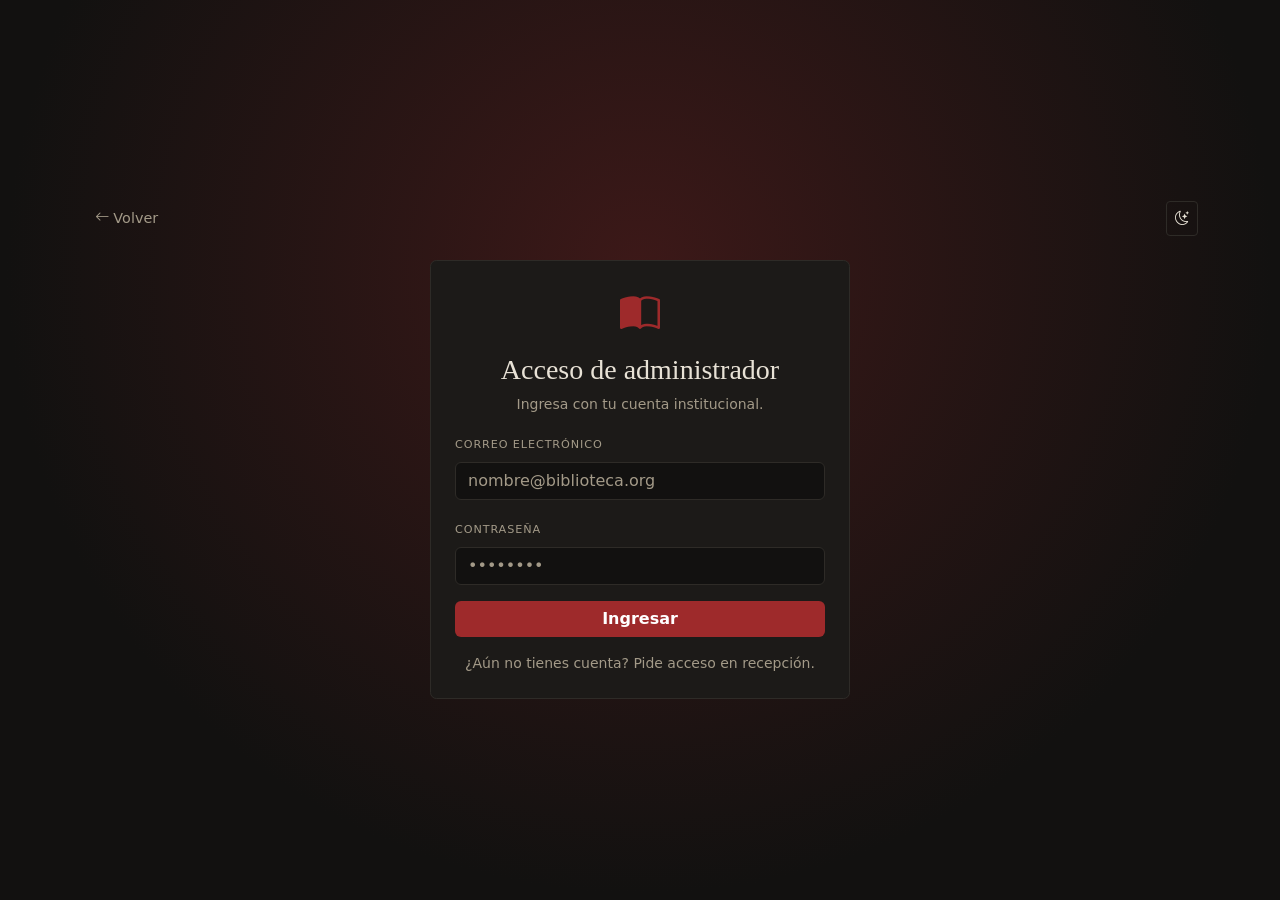
<file: login.html>
<!DOCTYPE html>
<html lang="es">

<head>
    <meta charset="UTF-8">
    <meta name="viewport" content="width=device-width, initial-scale=1.0">
    <title>Acceso de administrador</title>
    <link href="https://cdn.jsdelivr.net/npm/bootstrap@5.3.8/dist/css/bootstrap.min.css" rel="stylesheet"
        integrity="sha384-sRIl4kxILFvY47J16cr9ZwB07vP4J8+LH7qKQnuqkuIAvNWLzeN8tE5YBujZqJLB" crossorigin="anonymous">
    <link rel="stylesheet" href="./css/base.css">
    <link rel="stylesheet" href="https://cdn.jsdelivr.net/npm/bootstrap-icons@1.13.2/font/bootstrap-icons.min.css">
</head>

<body data-page="login">
    <div class="login-bg d-grid place-items-center">
        <div class="container d-flex flex-column justify-content-center min-vh-100 py-4">
            <!-- Enlace para regresar a la página principal -->
            <div class="d-flex justify-content-between mb-4">
                <a class="navlink" href="index.html">
                    <i class="bi bi-arrow-left"></i> Volver
                </a>
                <!-- Botón para cambiar entre tema claro y oscuro (Debe estar en todas las paginas)-->
                <button class="btn btn-line btn-sm theme-btn" data-theme-toggle aria-label="Cambiar tema">
                    <i class="bi bi-moon-stars"></i>
                    <i class="bi bi-sun"></i>
                </button>
            </div>

            <form id="lf" novalidate class="card-bk p-4 mx-auto w-100" style="max-width: 420px">
                <!-- Encabezado del formulario con icono, título y descripción -->
                <div class="text-center mb-3">
                    <i class="bi bi-book-half text-gold fs-1"></i>
                    <h1 class="h3 mt-2">Acceso de administrador</h1>
                    <p class="text-muted-bk small">
                        Ingresa con tu cuenta institucional.</p>
                </div>

                <div class="mb-3">
                    <label class="form-label" for="e">
                        Correo electrónico
                    </label>
                    <!-- Campo para ingresar el correo electrónico -->
                    <input id="e" class="form-control" type="email" placeholder="nombre@biblioteca.org">
                </div>

                <div class="mb-3">
                    <label class="form-label" for="p">
                        Contraseña
                    </label>
                    <!-- Campo para ingresar la contraseña -->
                    <input id="p" class="form-control" type="password" placeholder="••••••••">
                </div>
                <!-- Contenedor donde JavaScript muestra errores y advertencias -->
                <div id="err" class="alert alert-danger py-2 small d-none" role="alert">
                </div>

                <button class="btn btn-wine w-100" type="submit">
                    Ingresar
                </button>

                <p class="text-center small text-muted-bk mt-3 mb-0">
                    ¿Aún no tienes cuenta? Pide acceso en recepción.
                    <br>
                </p>
            </form>

        </div>
    </div>
    <!-- Script para gestionar la autenticación y las sesiones -->
    <script src="./js/auth.js"></script>

    <!-- Script para gestionar el cambio de tema -->
    <script src="./js/tema.js"></script>

</body>

</html>
</file>
<file: css/base.css>
:root,
[data-bs-theme=dark] {
    --bk-bg: #121110;
    --bk-surface: #1c1a18;
    --bk-line: #2e2b27;
    --bk-gold: #9E2A2B;
    --bk-wine: #9E2A2B;
    --bk-text: #e8e2d6;
    --bk-muted: #a39a88;
    /* Variables de Bootstrap */
    --bs-body-bg: var(--bk-bg);
    --bs-body-color: var(--bk-text);
    --bs-secondary-color: var(--bk-muted);
    --bs-secondary-bg: var(--bk-surface);
    --bs-tertiary-bg: var(--bk-surface);
    --bs-border-color: var(--bk-line);
    --bs-emphasis-color: var(--bk-text);

    /* Tarjetas */
    --bs-card-bg: var(--bk-surface);
    --bs-card-color: var(--bk-text);
    --bs-card-border-color: var(--bk-line);

    /* Ventanas modales */
    --bs-modal-bg: var(--bk-surface);
    --bs-modal-color: var(--bk-text);
    --bs-modal-border-color: var(--bk-line);

    /* Menús desplegables */
    --bs-dropdown-bg: var(--bk-surface);
    --bs-dropdown-color: var(--bk-text);
    --bs-dropdown-border-color: var(--bk-line);
    --bs-dropdown-link-color: var(--bk-text);
    --bs-dropdown-link-hover-bg: var(--bk-line);
}

[data-bs-theme=light] {
    --bk-bg: #faf6ee;
    --bk-surface: #fff;
    --bk-line: #e4dccb;
    --bk-gold: #9E2A2B;
    --bk-wine: #9E2A2B;
    --bk-text: #2a2420;
    --bk-muted: #6b6254;
    /* Variables de Bootstrap */

    --bs-body-color: var(--bk-text);
    --bs-secondary-color: var(--bk-muted);
    --bs-secondary-bg: var(--bk-surface);
    --bs-tertiary-bg: var(--bk-surface);
    --bs-border-color: var(--bk-line);
    --bs-emphasis-color: var(--bk-text);
    --bs-body-bg: var(--bk-bg);

    /* Tarjetas */
    --bs-card-bg: var(--bk-surface);
    --bs-card-color: var(--bk-text);
    --bs-card-border-color: var(--bk-line);

    /* Ventanas modales */
    --bs-modal-bg: var(--bk-surface);
    --bs-modal-color: var(--bk-text);
    --bs-modal-border-color: var(--bk-line);

    /* Menús desplegables */
    --bs-dropdown-bg: var(--bk-surface);
    --bs-dropdown-color: var(--bk-text);
    --bs-dropdown-border-color: var(--bk-line);
    --bs-dropdown-link-color: var(--bk-text);
    --bs-dropdown-link-hover-bg: var(--bk-line);
}

body {
    background: var(--bk-bg);
    color: var(--bk-text);
    font-family: Inter, system-ui, sans-serif;
    padding-bottom: 64px
}

@media(min-width:992px) {
    body {
        padding-bottom: 0
    }
}

h1,
h2,
h3,
h4,
.serif {
    font-family: Newsreader, Georgia, serif;
    font-weight: 600
}

.text-muted-bk {
    color: var(--bk-muted)
}

.text-gold {
    color: var(--bk-gold)
}

.eyebrow {
    font-size: .7rem;
    letter-spacing: .12em;
    text-transform: uppercase;
    color: var(--bk-gold);
    font-weight: 600
}

.topbar {
    background: var(--bk-bg);
    border-bottom: 1px solid var(--bk-line)
}

.brand {
    font-family: Newsreader, serif;
    letter-spacing: .15em;
    font-weight: 700;
    color: var(--bk-text);
    text-decoration: none;
    line-height: 1
}

.brand small {
    display: block;
    font: .5rem Inter, sans-serif;
    letter-spacing: .35em;
    color: var(--bk-gold)
}

.navlink {
    color: var(--bk-muted);
    text-decoration: none;
    padding: .4rem .8rem;
    border-radius: .25rem;
    font-size: .9rem
}

.navlink.active {
    background: var(--bk-gold);
    color: #fff;
    font-weight: 600
}

.tabbar {
    position: fixed;
    bottom: 0;
    inset-inline: 0;
    background: var(--bk-surface);
    border-top: 1px solid var(--bk-line);
    display: flex;
    justify-content: space-around;
    padding: .5rem 0;
    z-index: 10
}

.tabbar a {
    color: var(--bk-muted);
    text-decoration: none;
    font-size: .7rem;
    text-align: center
}

.tabbar a i {
    display: block;
    font-size: 1.2rem
}

.tabbar a.active {
    color: var(--bk-gold)
}

.card-bk {
    background: var(--bk-surface);
    border: 1px solid var(--bk-line);
    border-radius: .4rem
}

.btn-gold {
    background: var(--bk-gold);
    color: #fff;
    font-weight: 600;
    border: 0
}

.btn-gold:hover {
    background: #7f2022;
    color: #fff
}

.btn-wine {
    background: var(--bk-wine);
    color: #fff;
    font-weight: 600;
    border: 0
}

.btn-wine:hover {
    background: #7f2022;
    color: #fff
}

.btn-line {
    border: 1px solid var(--bk-line);
    color: var(--bk-text);
    background: transparent
}

.btn-line:hover {
    border-color: var(--bk-gold);
    color: var(--bk-gold)
}

.chip {
    border: 1px solid var(--bk-line);
    color: var(--bk-muted);
    border-radius: .25rem;
    padding: .25rem .8rem;
    font-size: .8rem;
    background: transparent
}

.chip.active {
    background: var(--bk-gold);
    color: #fff;
    border-color: var(--bk-gold);
    font-weight: 600
}

.cover {
    aspect-ratio: 4/3;
    display: grid;
    place-items: center;
    font: 600 1.3rem Newsreader, serif;
    text-align: center;
    padding: 1rem;
    color: #f3e7e7;
    border-radius: .4rem .4rem 0 0
}

.form-control,
.form-select {
    background: var(--bk-bg);
    border-color: var(--bk-line);
    color: var(--bk-text)
}

.form-control:focus,
.form-select:focus {
    background: var(--bk-bg);
    color: var(--bk-text);
    border-color: var(--bk-gold);
    box-shadow: 0 0 0 .2rem rgba(158, 42, 43, .2)
}

.form-label {
    font-size: .7rem;
    letter-spacing: .08em;
    text-transform: uppercase;
    color: var(--bk-muted)
}

.table {
    --bs-table-bg: transparent;
    --bs-table-color: var(--bk-text);
    --bs-table-border-color: var(--bk-line)
}

.table th {
    font-size: .7rem;
    letter-spacing: .08em;
    text-transform: uppercase;
    color: var(--bk-muted);
    font-weight: 600
}

.badge-bk {
    background: rgba(158, 42, 43, .15);
    color: var(--bk-gold);
    font-weight: 600
}

.badge-wine {
    background: rgba(158, 42, 43, .25);
    color: #e98a8b
}

.stat b {
    font: 600 2rem Newsreader, serif;
    color: var(--bk-gold);
    display: block
}

.hero {
    background: radial-gradient(ellipse at 50% 30%, rgba(158, 42, 43, .3), var(--bk-bg) 70%)
}

.login-bg {
    min-height: 100vh;
    background: radial-gradient(ellipse at 50% 30%, rgba(158, 42, 43, .3), var(--bk-bg) 70%)
}

.theme-btn .bi-sun {
    display: none
}

[data-bs-theme=light] .theme-btn .bi-sun {
    display: inline
}

[data-bs-theme=light] .theme-btn .bi-moon-stars {
    display: none
}

a:focus-visible,
button:focus-visible {
    outline: 2px solid var(--bk-gold);
    outline-offset: 2px
}

.navlink:hover {
    color: var(--bk-gold);
}

.cover img {
    border-radius: inherit;
}

.service-card {
    transition: transform .2s ease, border-color .2s ease;
}

.service-card:hover {
    transform: translateY(-4px);
    border-color: var(--bk-gold);
}

footer {
    border-top: 1px solid var(--bk-line);
    color: var(--bk-muted);
    font-size: .85rem
}
</file>
